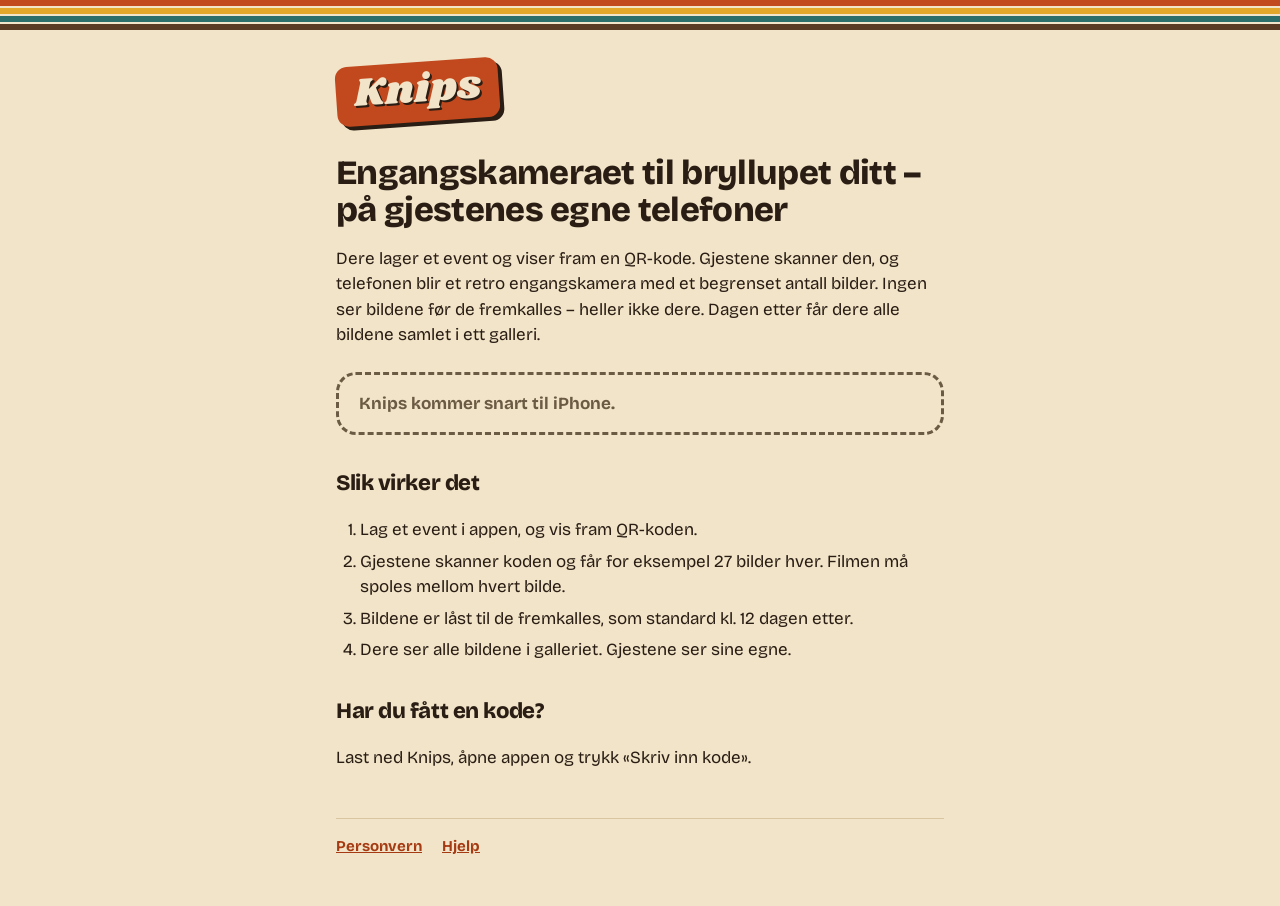
<file: index.html>
<!doctype html>
<html lang="nb">
<head>
<meta charset="utf-8">
<meta name="viewport" content="width=device-width, initial-scale=1">
<title>Knips – engangskamera for festen</title>
<meta name="description" content="Knips gjør gjestenes telefoner til engangskameraer. Alle bildene fremkalles samtidig, etter festen.">
<link rel="icon" href="/icon.png">
<link rel="apple-touch-icon" href="/icon.png">
<link rel="stylesheet" href="/style.css">
<script src="/site.js"></script>
</head>
<body>
<div class="stripes" aria-hidden="true"><span></span><span></span><span></span><span></span></div>
<main>
  <span class="logo">Knips</span>
  <h1>Engangskameraet til bryllupet ditt – på gjestenes egne telefoner</h1>
  <p>Dere lager et event og viser fram en QR-kode. Gjestene skanner den, og telefonen blir et retro engangskamera med
    et begrenset antall bilder. Ingen ser bildene før de fremkalles – heller ikke dere. Dagen etter får dere alle
    bildene samlet i ett galleri.</p>
  <div data-download></div>

  <h2>Slik virker det</h2>
  <ol class="steps">
    <li>Lag et event i appen, og vis fram QR-koden.</li>
    <li>Gjestene skanner koden og får for eksempel 27 bilder hver. Filmen må spoles mellom hvert bilde.</li>
    <li>Bildene er låst til de fremkalles, som standard kl. 12 dagen etter.</li>
    <li>Dere ser alle bildene i galleriet. Gjestene ser sine egne.</li>
  </ol>

  <h2>Har du fått en kode?</h2>
  <p>Last ned Knips, åpne appen og trykk «Skriv inn kode».</p>

  <footer>
    <a href="/personvern/">Personvern</a>
    <a href="/support/">Hjelp</a>
  </footer>
</main>
<script>showDownload();</script>
</body>
</html>
</file>
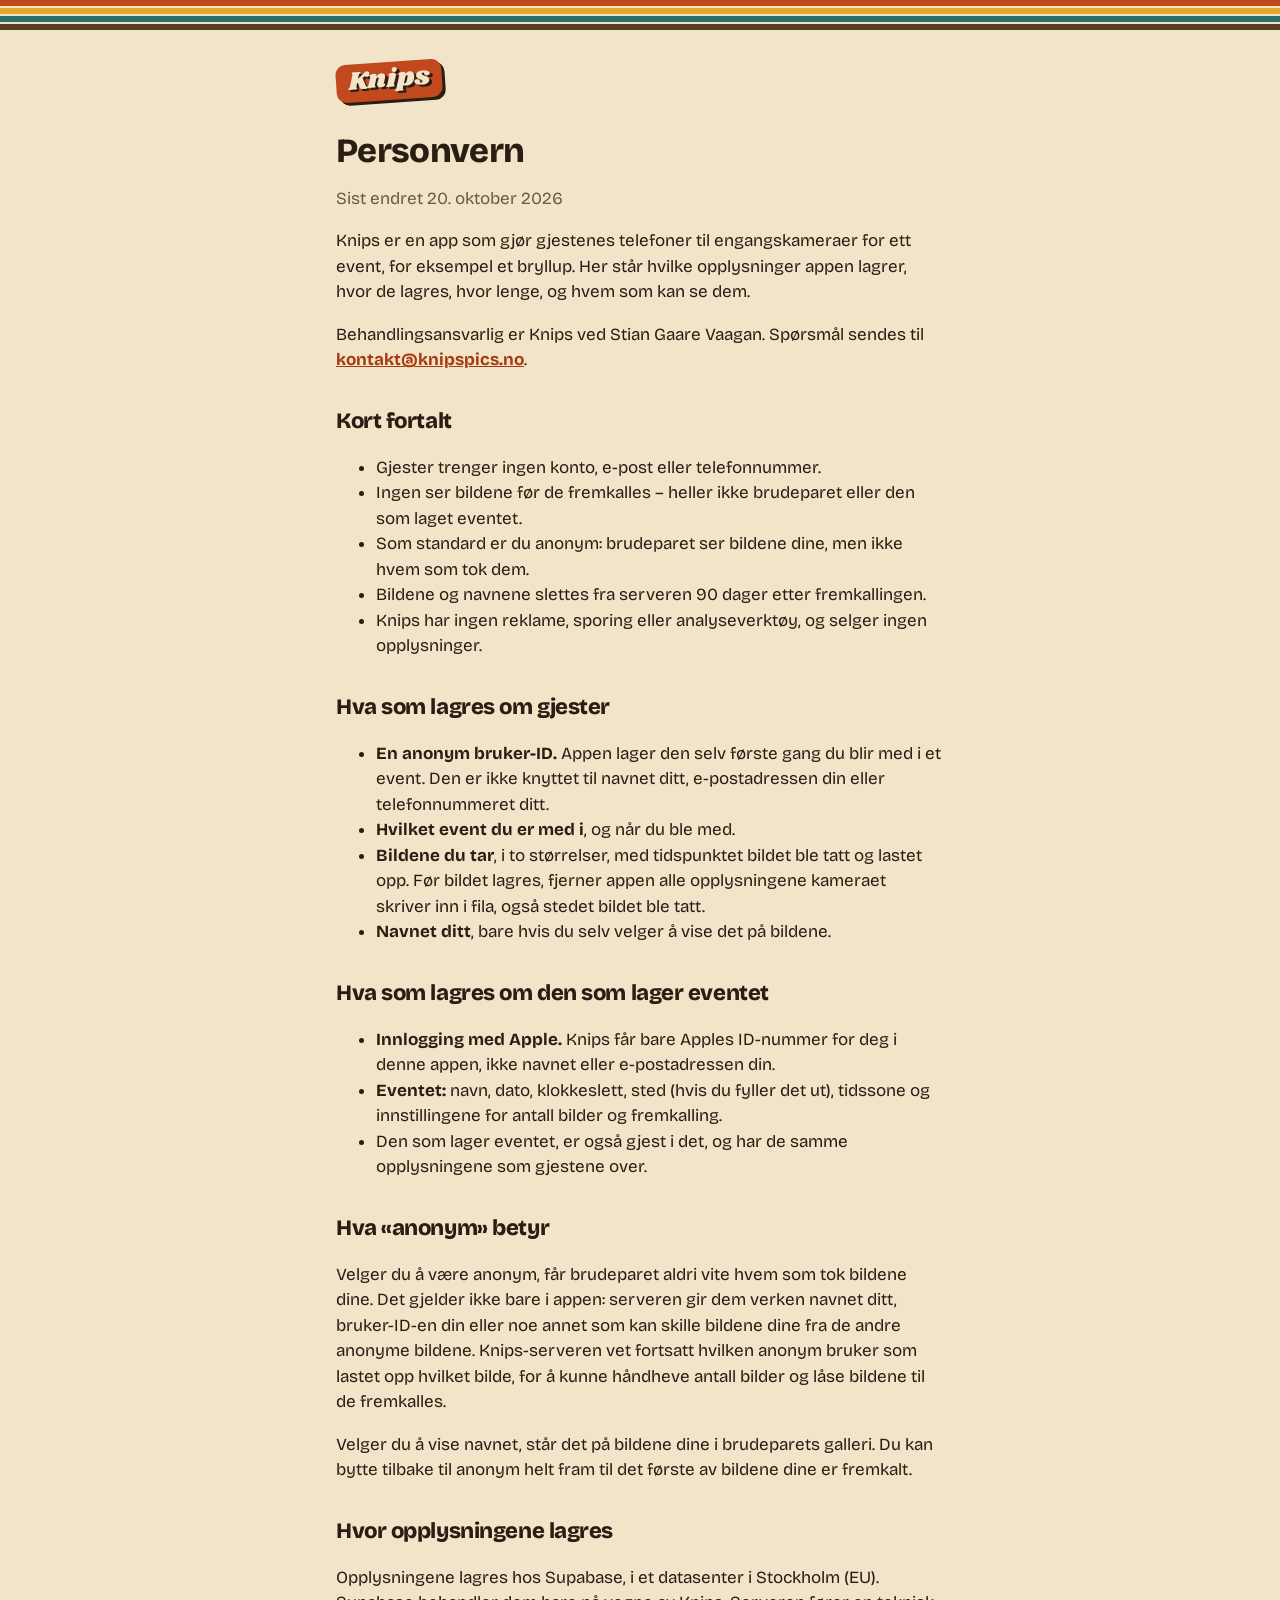
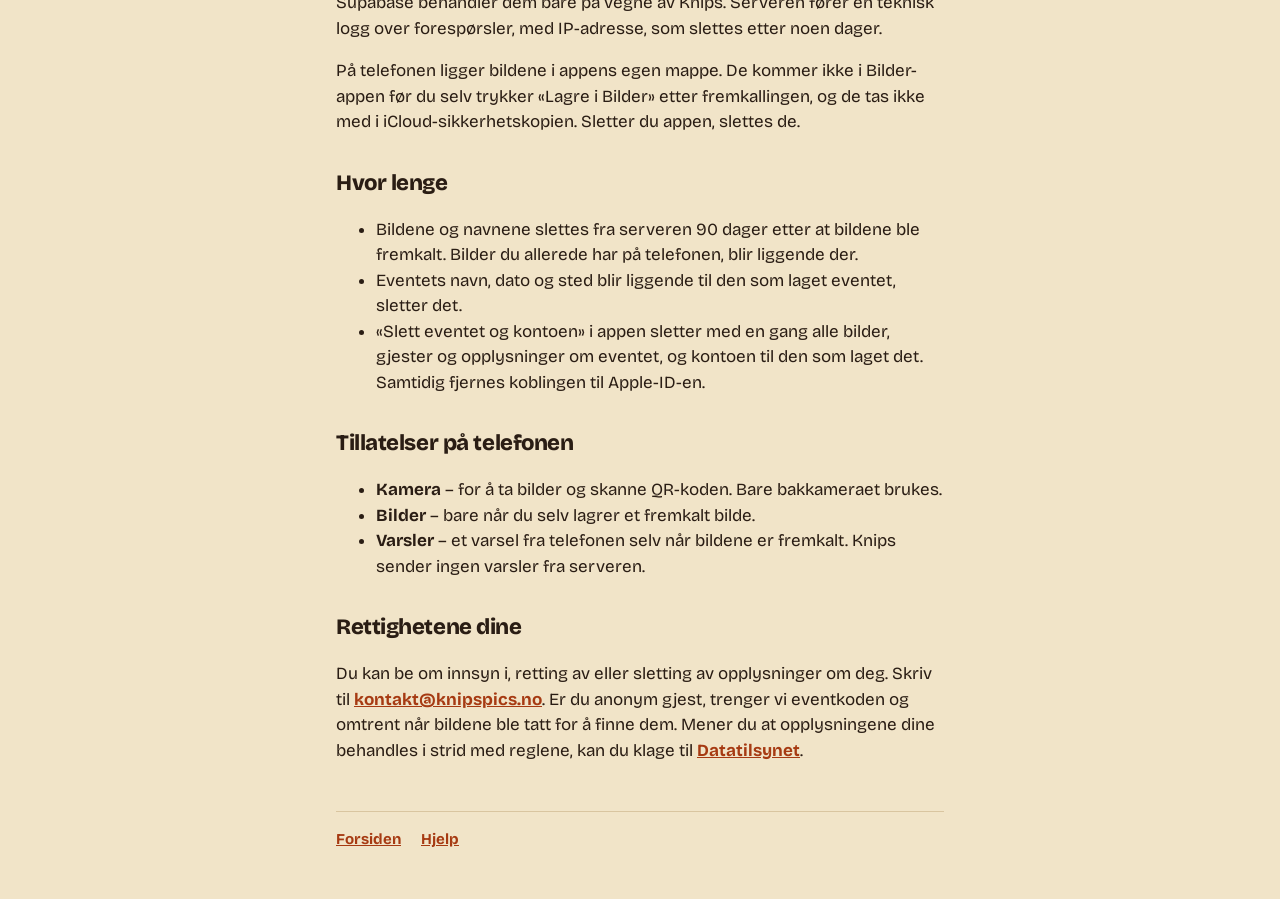
<file: personvern/index.html>
<!doctype html>
<html lang="nb">
<head>
<meta charset="utf-8">
<meta name="viewport" content="width=device-width, initial-scale=1">
<title>Personvern – Knips</title>
<meta name="description" content="Hvilke data Knips lagrer, hvor de lagres, hvor lenge, og hva «anonym» betyr.">
<link rel="icon" href="/icon.png">
<link rel="stylesheet" href="/style.css">
</head>
<body>
<div class="stripes" aria-hidden="true"><span></span><span></span><span></span><span></span></div>
<main>
  <a class="logo small" href="/">Knips</a>
  <h1>Personvern</h1>
  <p class="muted">Sist endret 20. oktober 2026</p>

  <p>Knips er en app som gjør gjestenes telefoner til engangskameraer for ett event, for eksempel et bryllup. Her står
    hvilke opplysninger appen lagrer, hvor de lagres, hvor lenge, og hvem som kan se dem.</p>
  <p>Behandlingsansvarlig er Knips ved Stian Gaare Vaagan. Spørsmål sendes til
    <a href="mailto:kontakt@knipspics.no">kontakt@knipspics.no</a>.</p>

  <h2>Kort fortalt</h2>
  <ul>
    <li>Gjester trenger ingen konto, e-post eller telefonnummer.</li>
    <li>Ingen ser bildene før de fremkalles – heller ikke brudeparet eller den som laget eventet.</li>
    <li>Som standard er du anonym: brudeparet ser bildene dine, men ikke hvem som tok dem.</li>
    <li>Bildene og navnene slettes fra serveren 90 dager etter fremkallingen.</li>
    <li>Knips har ingen reklame, sporing eller analyseverktøy, og selger ingen opplysninger.</li>
  </ul>

  <h2>Hva som lagres om gjester</h2>
  <ul>
    <li><strong>En anonym bruker-ID.</strong> Appen lager den selv første gang du blir med i et event. Den er ikke knyttet
      til navnet ditt, e-postadressen din eller telefonnummeret ditt.</li>
    <li><strong>Hvilket event du er med i</strong>, og når du ble med.</li>
    <li><strong>Bildene du tar</strong>, i to størrelser, med tidspunktet bildet ble tatt og lastet opp. Før bildet lagres,
      fjerner appen alle opplysningene kameraet skriver inn i fila, også stedet bildet ble tatt.</li>
    <li><strong>Navnet ditt</strong>, bare hvis du selv velger å vise det på bildene.</li>
  </ul>

  <h2>Hva som lagres om den som lager eventet</h2>
  <ul>
    <li><strong>Innlogging med Apple.</strong> Knips får bare Apples ID-nummer for deg i denne appen, ikke navnet eller
      e-postadressen din.</li>
    <li><strong>Eventet:</strong> navn, dato, klokkeslett, sted (hvis du fyller det ut), tidssone og innstillingene for
      antall bilder og fremkalling.</li>
    <li>Den som lager eventet, er også gjest i det, og har de samme opplysningene som gjestene over.</li>
  </ul>

  <h2>Hva «anonym» betyr</h2>
  <p>Velger du å være anonym, får brudeparet aldri vite hvem som tok bildene dine. Det gjelder ikke bare i appen:
    serveren gir dem verken navnet ditt, bruker-ID-en din eller noe annet som kan skille bildene dine fra de andre
    anonyme bildene. Knips-serveren vet fortsatt hvilken anonym bruker som lastet opp hvilket bilde, for å kunne
    håndheve antall bilder og låse bildene til de fremkalles.</p>
  <p>Velger du å vise navnet, står det på bildene dine i brudeparets galleri. Du kan bytte tilbake til anonym helt fram
    til det første av bildene dine er fremkalt.</p>

  <h2>Hvor opplysningene lagres</h2>
  <p>Opplysningene lagres hos Supabase, i et datasenter i Stockholm (EU). Supabase behandler dem bare på vegne av Knips.
    Serveren fører en teknisk logg over forespørsler, med IP-adresse, som slettes etter noen dager.</p>
  <p>På telefonen ligger bildene i appens egen mappe. De kommer ikke i Bilder-appen før du selv trykker «Lagre i
    Bilder» etter fremkallingen, og de tas ikke med i iCloud-sikkerhetskopien. Sletter du appen, slettes de.</p>

  <h2>Hvor lenge</h2>
  <ul>
    <li>Bildene og navnene slettes fra serveren 90 dager etter at bildene ble fremkalt. Bilder du allerede har på
      telefonen, blir liggende der.</li>
    <li>Eventets navn, dato og sted blir liggende til den som laget eventet, sletter det.</li>
    <li>«Slett eventet og kontoen» i appen sletter med en gang alle bilder, gjester og opplysninger om eventet, og
      kontoen til den som laget det. Samtidig fjernes koblingen til Apple-ID-en.</li>
  </ul>

  <h2>Tillatelser på telefonen</h2>
  <ul>
    <li><strong>Kamera</strong> – for å ta bilder og skanne QR-koden. Bare bakkameraet brukes.</li>
    <li><strong>Bilder</strong> – bare når du selv lagrer et fremkalt bilde.</li>
    <li><strong>Varsler</strong> – et varsel fra telefonen selv når bildene er fremkalt. Knips sender ingen varsler fra
      serveren.</li>
  </ul>

  <h2>Rettighetene dine</h2>
  <p>Du kan be om innsyn i, retting av eller sletting av opplysninger om deg. Skriv til
    <a href="mailto:kontakt@knipspics.no">kontakt@knipspics.no</a>. Er du anonym gjest, trenger vi eventkoden og omtrent
    når bildene ble tatt for å finne dem. Mener du at opplysningene dine behandles i strid med reglene, kan du klage til
    <a href="https://www.datatilsynet.no">Datatilsynet</a>.</p>

  <footer>
    <a href="/">Forsiden</a>
    <a href="/support/">Hjelp</a>
  </footer>
</main>
</body>
</html>
</file>
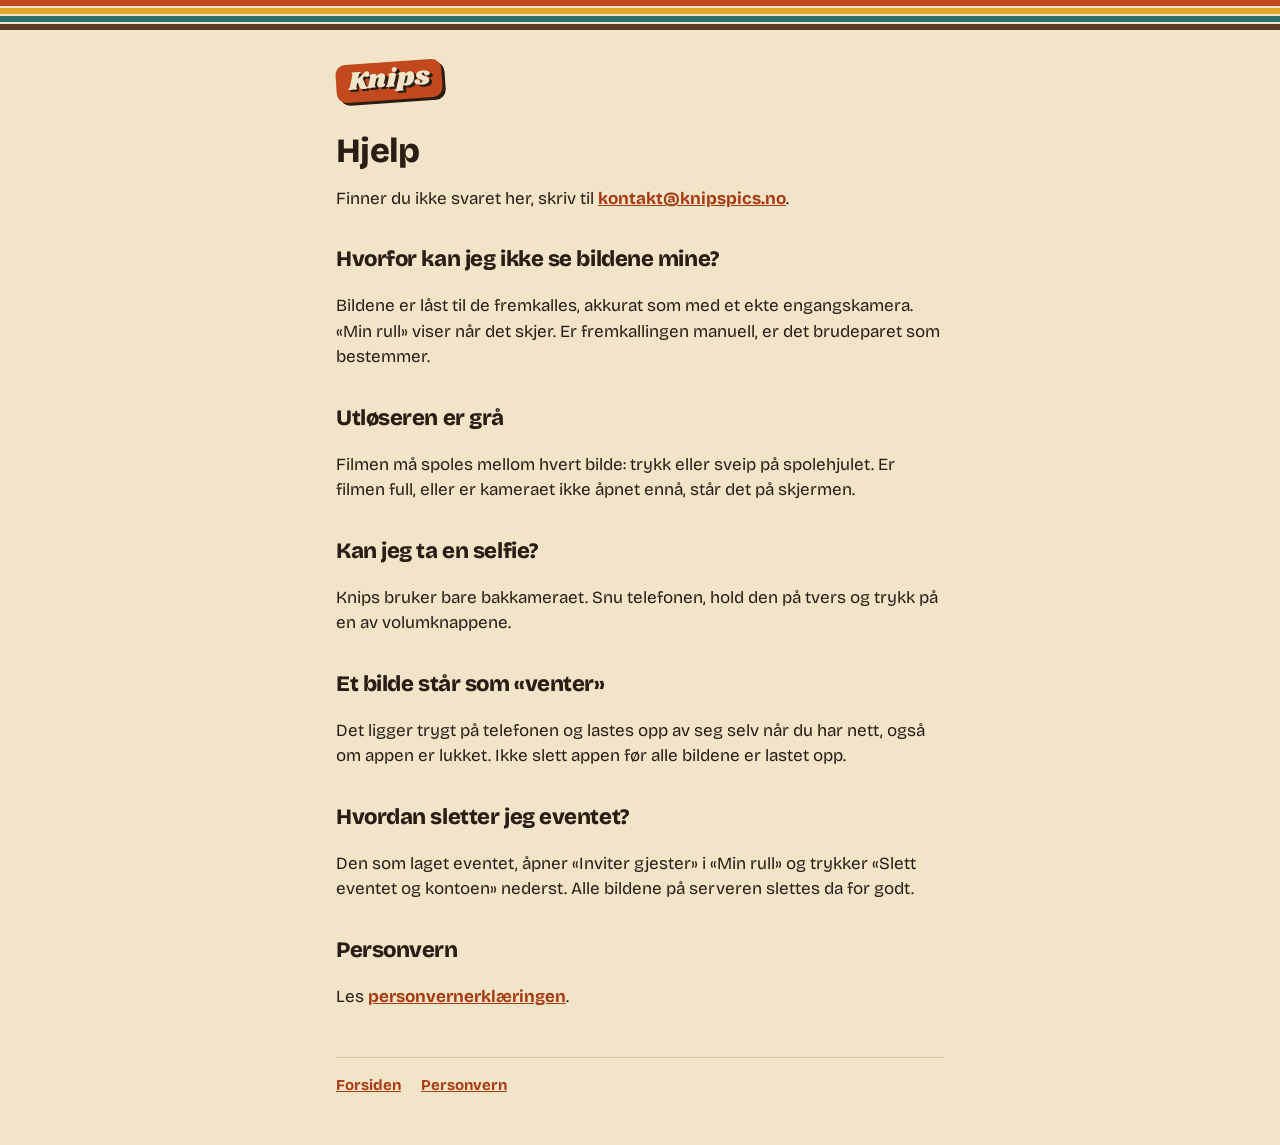
<file: support/index.html>
<!doctype html>
<html lang="nb">
<head>
<meta charset="utf-8">
<meta name="viewport" content="width=device-width, initial-scale=1">
<title>Hjelp – Knips</title>
<meta name="description" content="Svar på vanlige spørsmål om Knips, og hvordan du kontakter oss.">
<link rel="icon" href="/icon.png">
<link rel="stylesheet" href="/style.css">
</head>
<body>
<div class="stripes" aria-hidden="true"><span></span><span></span><span></span><span></span></div>
<main>
  <a class="logo small" href="/">Knips</a>
  <h1>Hjelp</h1>
  <p>Finner du ikke svaret her, skriv til <a href="mailto:kontakt@knipspics.no">kontakt@knipspics.no</a>.</p>

  <h2>Hvorfor kan jeg ikke se bildene mine?</h2>
  <p>Bildene er låst til de fremkalles, akkurat som med et ekte engangskamera. «Min rull» viser når det skjer. Er
    fremkallingen manuell, er det brudeparet som bestemmer.</p>

  <h2>Utløseren er grå</h2>
  <p>Filmen må spoles mellom hvert bilde: trykk eller sveip på spolehjulet. Er filmen full, eller er kameraet ikke
    åpnet ennå, står det på skjermen.</p>

  <h2>Kan jeg ta en selfie?</h2>
  <p>Knips bruker bare bakkameraet. Snu telefonen, hold den på tvers og trykk på en av volumknappene.</p>

  <h2>Et bilde står som «venter»</h2>
  <p>Det ligger trygt på telefonen og lastes opp av seg selv når du har nett, også om appen er lukket. Ikke slett appen
    før alle bildene er lastet opp.</p>

  <h2>Hvordan sletter jeg eventet?</h2>
  <p>Den som laget eventet, åpner «Inviter gjester» i «Min rull» og trykker «Slett eventet og kontoen» nederst. Alle
    bildene på serveren slettes da for godt.</p>

  <h2>Personvern</h2>
  <p>Les <a href="/personvern/">personvernerklæringen</a>.</p>

  <footer>
    <a href="/">Forsiden</a>
    <a href="/personvern/">Personvern</a>
  </footer>
</main>
</body>
</html>
</file>
<file: style.css>
@font-face { font-family: "Shrikhand"; src: url("/fonts/Shrikhand-Regular.woff2") format("woff2"); font-display: swap; }
@font-face { font-family: "Bricolage"; font-weight: 400; src: url("/fonts/BricolageGrotesque-Regular.woff2") format("woff2"); font-display: swap; }
@font-face { font-family: "Bricolage"; font-weight: 700; src: url("/fonts/BricolageGrotesque-Bold.woff2") format("woff2"); font-display: swap; }
@font-face { font-family: "Bricolage"; font-weight: 800; src: url("/fonts/BricolageGrotesque-ExtraBold.woff2") format("woff2"); font-display: swap; }
@font-face { font-family: "Space Mono"; font-weight: 700; src: url("/fonts/SpaceMono-Bold.woff2") format("woff2"); font-display: swap; }

:root {
  --paper: #F1E4C8;
  --paper-light: #FAF3E3;
  --paper-border: #D9C5A0;
  --ink: #2A1D14;
  --ink-muted: #6B5A44;
  --night: #14110E;
  --night-text: #CDBF9F;
  --rust: #C2491D;
  --rust-text: #A63A12;
  --mustard: #E3A82B;
  --teal: #2C6E6A;
  --brown: #5A3A22;
}

* { box-sizing: border-box; }

html { -webkit-text-size-adjust: 100%; }

body {
  margin: 0;
  background: var(--paper);
  color: var(--ink);
  font: 400 17px/1.5 "Bricolage", -apple-system, system-ui, sans-serif;
}

.stripes { display: grid; gap: 2px; }
.stripes span { display: block; height: 6px; }
.stripes span:nth-child(1) { background: var(--rust); }
.stripes span:nth-child(2) { background: var(--mustard); }
.stripes span:nth-child(3) { background: var(--teal); }
.stripes span:nth-child(4) { background: var(--brown); }

main { max-width: 640px; margin: 0 auto; padding: 32px 16px 48px; }

.logo {
  display: inline-block;
  font: 400 40px/1.1 "Shrikhand", serif;
  color: var(--paper);
  background: var(--rust);
  padding: 6px 18px 10px;
  border-radius: 12px;
  transform: rotate(-4deg);
  box-shadow: 4px 4px 0 var(--ink);
  text-shadow: 2px 2px 0 var(--ink);
  text-decoration: none;
}
.logo.small { font-size: 26px; padding: 3px 12px 6px; border-radius: 10px; box-shadow: 3px 3px 0 var(--ink); }

h1 { font-weight: 800; font-size: 34px; line-height: 1.1; letter-spacing: -0.02em; margin: 32px 0 12px; }
h2 { font-weight: 800; font-size: 22px; letter-spacing: -0.02em; margin: 32px 0 8px; }
p, li { color: var(--ink); }
.muted { color: var(--ink-muted); }
a { color: var(--rust-text); font-weight: 700; }

.label {
  font: 700 11px/1 "Space Mono", monospace;
  letter-spacing: 0.12em;
  text-transform: uppercase;
  color: var(--ink-muted);
}

.card {
  background: var(--night);
  color: var(--paper);
  border-radius: 24px;
  padding: 24px;
  margin: 24px 0;
  box-shadow: 5px 5px 0 var(--rust);
}
.card .label { color: var(--night-text); }
.code {
  font: 700 clamp(40px, 13vw, 64px)/1.1 "Space Mono", monospace;
  color: var(--mustard);
  letter-spacing: 0.04em;
  margin-top: 8px;
}

.button {
  display: flex;
  align-items: center;
  justify-content: center;
  min-height: 58px;
  padding: 0 24px;
  border-radius: 999px;
  background: var(--rust);
  color: var(--paper);
  border: 3px solid var(--ink);
  box-shadow: 4px 4px 0 var(--ink);
  font: 800 18px/1 "Bricolage", sans-serif;
  text-decoration: none;
  margin: 24px 0 8px;
}
.button:active { transform: translate(2px, 2px); box-shadow: 2px 2px 0 var(--ink); }

.soon {
  border: 3px dashed var(--ink-muted);
  border-radius: 20px;
  padding: 16px 20px;
  margin: 24px 0 8px;
  color: var(--ink-muted);
  font-weight: 700;
}

ol.steps { padding-left: 24px; }
ol.steps li { margin: 6px 0; }

footer { margin-top: 48px; padding-top: 16px; border-top: 1px solid var(--paper-border); font-size: 15px; }
footer a { margin-right: 16px; }
</file>
